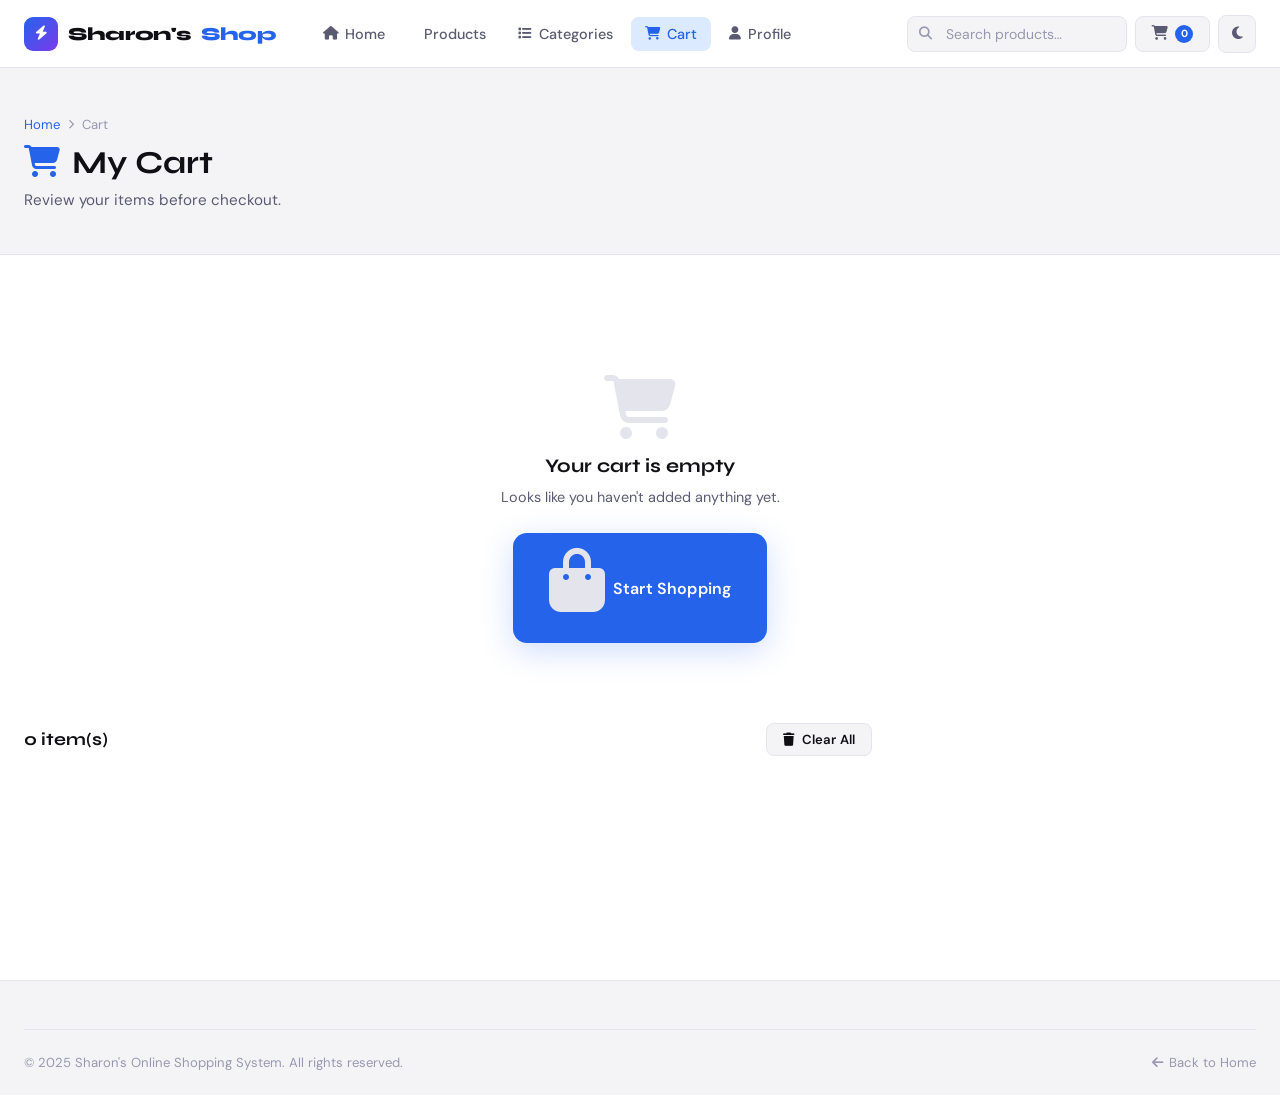
<file: cart.html>
<!DOCTYPE html>
<html lang="en">
<head>
  <meta charset="UTF-8" />
  <meta name="viewport" content="width=device-width, initial-scale=1.0" />
  <title>Cart — Sharon's Online Shopping System</title>
  <link rel="stylesheet" href="style.css" />
  <link rel="stylesheet" href="https://cdnjs.cloudflare.com/ajax/libs/font-awesome/6.5.0/css/all.min.css" />
</head>
<body>

<nav class="navbar">
  <div class="nav-inner">
    <a href="index.html" class="nav-logo">
      <div class="nav-logo-icon"><i class="fa-solid fa-bolt"></i></div>
      Sharon's <span>Shop</span>
    </a>
    <div class="nav-links">
      <a href="index.html" class="nav-link"><i class="fa-solid fa-house"></i> Home</a>
      <a href="products.html" class="nav-link"><i class="fa-solid fa-grid-2"></i> Products</a>
      <a href="categories.html" class="nav-link"><i class="fa-solid fa-list"></i> Categories</a>
      <a href="cart.html" class="nav-link"><i class="fa-solid fa-shopping-cart"></i> Cart</a>
      <a href="profile.html" class="nav-link"><i class="fa-solid fa-user"></i> Profile</a>
    </div>
    <div class="nav-actions">
      <div class="search-wrap">
        <i class="fa-solid fa-search"></i>
        <input type="text" id="global-search" placeholder="Search products…" />
      </div>
      <a href="cart.html" class="cart-btn">
        <i class="fa-solid fa-shopping-cart"></i>
        <span class="cart-badge cart-count">0</span>
      </a>
      <button class="theme-btn" title="Toggle theme"><i class="fa-solid fa-moon"></i></button>
      <button class="hamburger" id="hamburger"><span></span><span></span><span></span></button>
    </div>
  </div>
</nav>

<div class="mobile-nav" id="mobile-nav">
  <a href="index.html" class="nav-link"><i class="fa-solid fa-house"></i> Home</a>
  <a href="products.html" class="nav-link"><i class="fa-solid fa-grid-2"></i> Products</a>
  <a href="categories.html" class="nav-link"><i class="fa-solid fa-list"></i> Categories</a>
  <a href="cart.html" class="nav-link"><i class="fa-solid fa-shopping-cart"></i> Cart</a>
  <a href="profile.html" class="nav-link"><i class="fa-solid fa-user"></i> Profile</a>
</div>

<div class="toast-container" id="toast-container"></div>

<div class="page-wrapper">

  <div class="page-hero">
    <div class="container">
      <div class="breadcrumb">
        <a href="index.html">Home</a>
        <i class="fa-solid fa-chevron-right"></i>
        <span>Cart</span>
      </div>
      <h1><i class="fa-solid fa-shopping-cart" style="color:var(--accent);margin-right:12px"></i>My Cart</h1>
      <p>Review your items before checkout.</p>
    </div>
  </div>

  <div class="container" style="padding-bottom:60px">

    <!-- Empty State -->
    <div id="cart-empty" class="empty-cart" style="display:none">
      <i class="fa-solid fa-cart-shopping"></i>
      <h3>Your cart is empty</h3>
      <p>Looks like you haven't added anything yet.</p>
      <a href="products.html" class="btn btn-primary btn-lg"><i class="fa-solid fa-bag-shopping"></i> Start Shopping</a>
    </div>

    <!-- Cart Layout -->
    <div class="cart-layout">
      <!-- Items -->
      <div>
        <div style="display:flex;align-items:center;justify-content:space-between;margin-bottom:20px">
          <h2 style="font-size:1.1rem" id="cart-count-label">0 item(s)</h2>
          <button onclick="clearAllCart()" class="btn btn-secondary btn-sm" id="clear-btn">
            <i class="fa-solid fa-trash"></i> Clear All
          </button>
        </div>
        <div id="cart-items"></div>
      </div>

      <!-- Summary -->
      <div id="cart-summary" class="cart-summary" style="display:none">
        <h3><i class="fa-solid fa-receipt" style="color:var(--accent);margin-right:8px"></i>Order Summary</h3>
        <div class="summary-row">
          <span>Subtotal</span>
          <span id="cart-subtotal">R0</span>
        </div>
        <div class="summary-row">
          <span>Shipping</span>
          <span id="cart-shipping">—</span>
        </div>
        <div style="background:var(--accent-light);border-radius:8px;padding:10px 14px;font-size:0.8rem;color:var(--accent);margin-bottom:12px">
          <i class="fa-solid fa-truck" style="margin-right:6px"></i>Free shipping on orders over R5,000
        </div>
        <div class="summary-divider"></div>
        <div class="summary-row summary-total">
          <span>Total</span>
          <span id="cart-total">R0</span>
        </div>
        <a href="checkout.html" class="btn btn-primary w-full" style="margin-top:16px;justify-content:center;display:flex">
          <i class="fa-solid fa-lock"></i> Proceed to Checkout
        </a>
        <a href="products.html" class="btn btn-secondary w-full" style="margin-top:10px;justify-content:center;display:flex">
          <i class="fa-solid fa-arrow-left"></i> Continue Shopping
        </a>
      </div>
    </div>

  </div>
</div>

<footer class="footer">
  <div class="container">
    <div class="footer-bottom">
      <span>© 2025 Sharon's Online Shopping System. All rights reserved.</span>
      <a href="index.html" style="color:var(--text-muted);font-size:0.82rem"><i class="fa-solid fa-arrow-left" style="margin-right:6px"></i>Back to Home</a>
    </div>
  </div>
</footer>

<script src="script.js"></script>
<script>
  function clearAllCart() {
    if (getCart().length === 0) return;
    clearCart();
    renderCart();
    showToast('Cart cleared', 'info');
  }
</script>
</body>
</html>
</file>
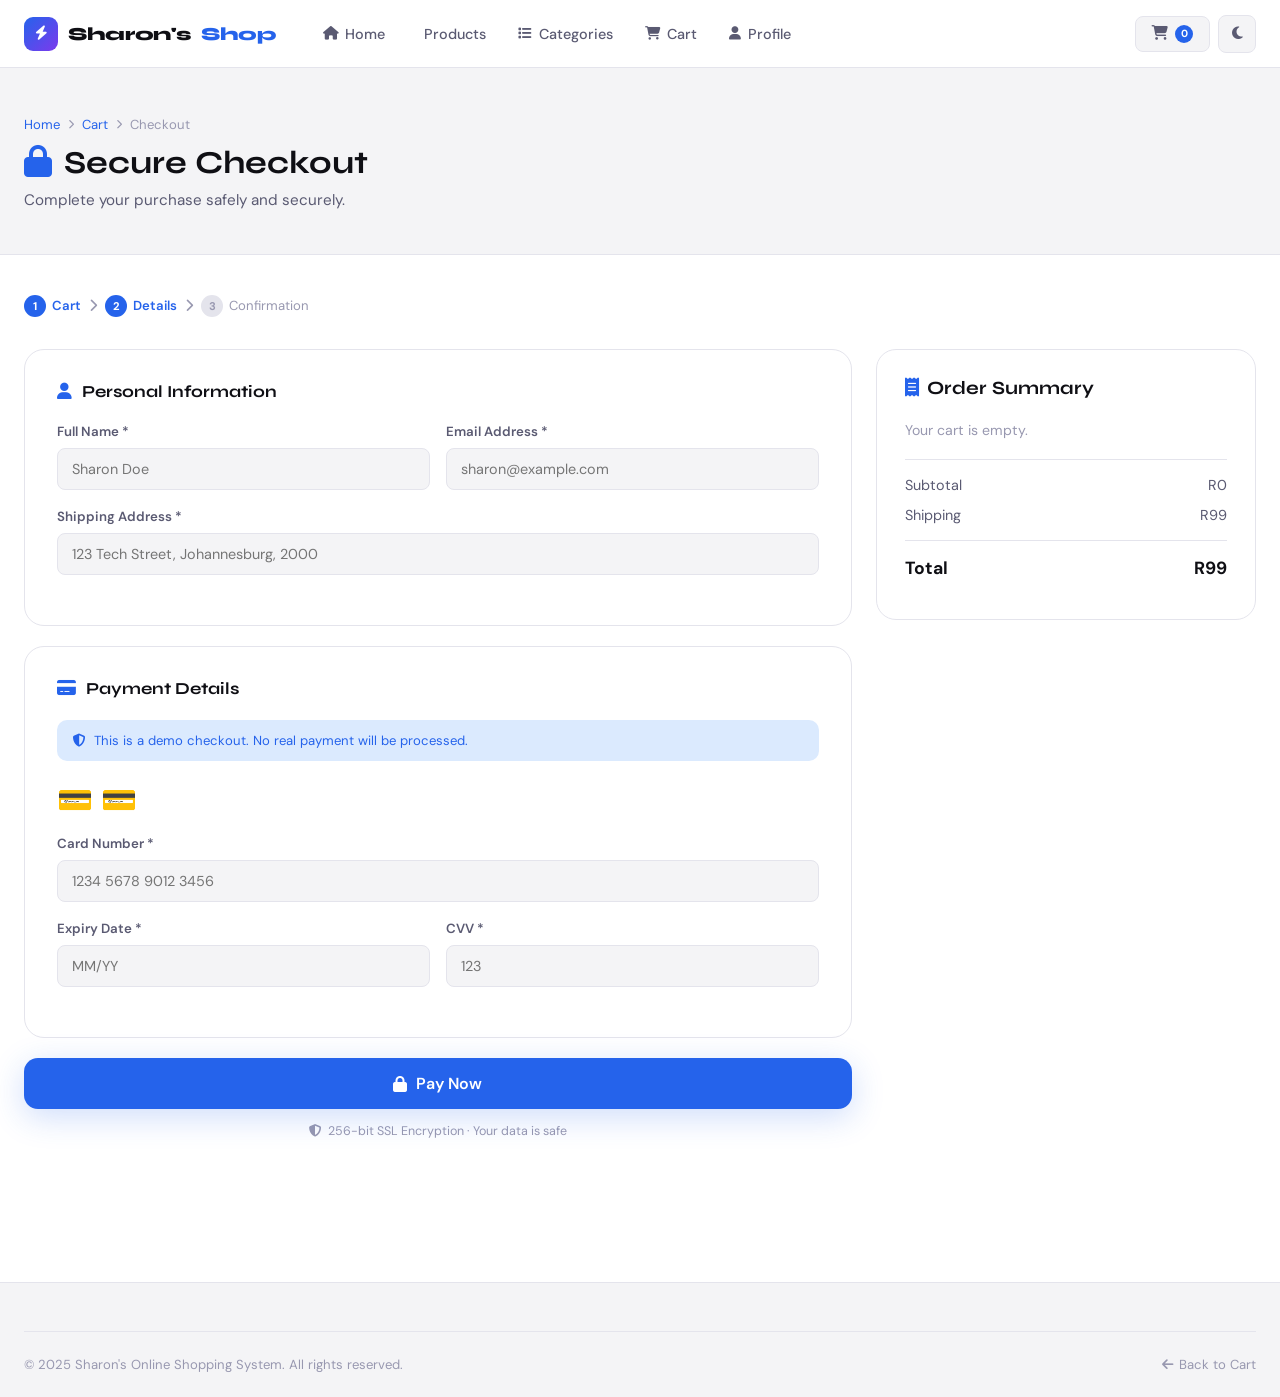
<file: checkout.html>
<!DOCTYPE html>
<html lang="en">
<head>
  <meta charset="UTF-8" />
  <meta name="viewport" content="width=device-width, initial-scale=1.0" />
  <title>Checkout — Sharon's Online Shopping System</title>
  <link rel="stylesheet" href="style.css" />
  <link rel="stylesheet" href="https://cdnjs.cloudflare.com/ajax/libs/font-awesome/6.5.0/css/all.min.css" />
</head>
<body>

<nav class="navbar">
  <div class="nav-inner">
    <a href="index.html" class="nav-logo">
      <div class="nav-logo-icon"><i class="fa-solid fa-bolt"></i></div>
      Sharon's <span>Shop</span>
    </a>
    <div class="nav-links">
      <a href="index.html" class="nav-link"><i class="fa-solid fa-house"></i> Home</a>
      <a href="products.html" class="nav-link"><i class="fa-solid fa-grid-2"></i> Products</a>
      <a href="categories.html" class="nav-link"><i class="fa-solid fa-list"></i> Categories</a>
      <a href="cart.html" class="nav-link"><i class="fa-solid fa-shopping-cart"></i> Cart</a>
      <a href="profile.html" class="nav-link"><i class="fa-solid fa-user"></i> Profile</a>
    </div>
    <div class="nav-actions">
      <a href="cart.html" class="cart-btn">
        <i class="fa-solid fa-shopping-cart"></i>
        <span class="cart-badge cart-count">0</span>
      </a>
      <button class="theme-btn" title="Toggle theme"><i class="fa-solid fa-moon"></i></button>
      <button class="hamburger" id="hamburger"><span></span><span></span><span></span></button>
    </div>
  </div>
</nav>

<div class="mobile-nav" id="mobile-nav">
  <a href="index.html" class="nav-link"><i class="fa-solid fa-house"></i> Home</a>
  <a href="products.html" class="nav-link"><i class="fa-solid fa-grid-2"></i> Products</a>
  <a href="categories.html" class="nav-link"><i class="fa-solid fa-list"></i> Categories</a>
  <a href="cart.html" class="nav-link"><i class="fa-solid fa-shopping-cart"></i> Cart</a>
  <a href="profile.html" class="nav-link"><i class="fa-solid fa-user"></i> Profile</a>
</div>

<div class="toast-container" id="toast-container"></div>

<!-- Success Modal -->
<div class="modal-overlay" id="success-modal">
  <div class="modal">
    <div class="modal-icon"><i class="fa-solid fa-check"></i></div>
    <h2>Payment Successful!</h2>
    <p>Thank you for shopping with</p>
    <p style="font-weight:700;color:var(--text-primary)">Sharon's Online Shopping System</p>
    <div class="order-id" id="modal-order-id">SOS-XXXXXX</div>
    <p style="margin-bottom:4px;font-size:0.88rem;color:var(--text-muted)">Total charged</p>
    <p style="font-weight:700;font-size:1.2rem;font-family:var(--font-display);color:var(--text-primary)" id="modal-total">R0</p>
    <div style="display:flex;gap:12px;margin-top:28px;justify-content:center;flex-wrap:wrap">
      <a href="profile.html" class="btn btn-primary" onclick="document.getElementById('success-modal').classList.remove('open')">
        <i class="fa-solid fa-box"></i> Track Order
      </a>
      <a href="products.html" class="btn btn-secondary" onclick="document.getElementById('success-modal').classList.remove('open')">
        <i class="fa-solid fa-bag-shopping"></i> Continue Shopping
      </a>
    </div>
  </div>
</div>

<div class="page-wrapper">

  <div class="page-hero">
    <div class="container">
      <div class="breadcrumb">
        <a href="index.html">Home</a>
        <i class="fa-solid fa-chevron-right"></i>
        <a href="cart.html">Cart</a>
        <i class="fa-solid fa-chevron-right"></i>
        <span>Checkout</span>
      </div>
      <h1><i class="fa-solid fa-lock" style="color:var(--accent);margin-right:12px"></i>Secure Checkout</h1>
      <p>Complete your purchase safely and securely.</p>
    </div>
  </div>

  <div class="container" style="padding-bottom:60px">

    <!-- Checkout Steps Indicator -->
    <div style="display:flex;align-items:center;gap:8px;margin-bottom:32px;font-size:0.82rem;color:var(--text-muted)">
      <span style="display:inline-flex;align-items:center;gap:6px;color:var(--accent);font-weight:600">
        <span style="width:22px;height:22px;border-radius:50%;background:var(--accent);color:white;display:inline-flex;align-items:center;justify-content:center;font-size:0.7rem;font-weight:700">1</span>
        Cart
      </span>
      <i class="fa-solid fa-chevron-right"></i>
      <span style="display:inline-flex;align-items:center;gap:6px;color:var(--accent);font-weight:600">
        <span style="width:22px;height:22px;border-radius:50%;background:var(--accent);color:white;display:inline-flex;align-items:center;justify-content:center;font-size:0.7rem;font-weight:700">2</span>
        Details
      </span>
      <i class="fa-solid fa-chevron-right"></i>
      <span style="display:inline-flex;align-items:center;gap:6px">
        <span style="width:22px;height:22px;border-radius:50%;background:var(--border);display:inline-flex;align-items:center;justify-content:center;font-size:0.7rem;font-weight:700">3</span>
        Confirmation
      </span>
    </div>

    <form id="checkout-form" onsubmit="validateCheckout(event)" novalidate>
      <div class="checkout-layout">

        <!-- Left: Form -->
        <div>

          <!-- Personal Info -->
          <div class="form-section">
            <h3><i class="fa-solid fa-user"></i> Personal Information</h3>
            <div class="form-row">
              <div class="form-group">
                <label for="c-name">Full Name *</label>
                <input type="text" id="c-name" placeholder="Sharon Doe" />
                <div class="error-msg" id="err-name"></div>
              </div>
              <div class="form-group">
                <label for="c-email">Email Address *</label>
                <input type="email" id="c-email" placeholder="sharon@example.com" />
                <div class="error-msg" id="err-email"></div>
              </div>
            </div>
            <div class="form-group">
              <label for="c-address">Shipping Address *</label>
              <input type="text" id="c-address" placeholder="123 Tech Street, Johannesburg, 2000" />
              <div class="error-msg" id="err-address"></div>
            </div>
          </div>

          <!-- Payment Info -->
          <div class="form-section">
            <h3><i class="fa-solid fa-credit-card"></i> Payment Details</h3>
            <div style="background:var(--accent-light);border-radius:10px;padding:12px 16px;font-size:0.82rem;color:var(--accent);margin-bottom:20px;display:flex;align-items:center;gap:8px">
              <i class="fa-solid fa-shield-halved"></i>
              This is a demo checkout. No real payment will be processed.
            </div>
            <div class="card-icons">
              <span title="Visa">💳</span>
              <span title="Mastercard">💳</span>
            </div>
            <div class="form-group">
              <label for="c-card">Card Number *</label>
              <input type="text" id="c-card" placeholder="1234 5678 9012 3456" maxlength="19" />
              <div class="error-msg" id="err-card"></div>
            </div>
            <div class="form-row">
              <div class="form-group">
                <label for="c-expiry">Expiry Date *</label>
                <input type="text" id="c-expiry" placeholder="MM/YY" maxlength="5" />
                <div class="error-msg" id="err-expiry"></div>
              </div>
              <div class="form-group">
                <label for="c-cvv">CVV *</label>
                <input type="text" id="c-cvv" placeholder="123" maxlength="4" />
                <div class="error-msg" id="err-cvv"></div>
              </div>
            </div>
          </div>

          <button type="submit" class="btn btn-primary btn-lg w-full" id="pay-btn" style="justify-content:center">
            <i class="fa-solid fa-lock"></i> Pay Now
          </button>
          <p style="text-align:center;font-size:0.78rem;color:var(--text-muted);margin-top:12px">
            <i class="fa-solid fa-shield-halved" style="margin-right:4px"></i>
            256-bit SSL Encryption · Your data is safe
          </p>

        </div>

        <!-- Right: Summary -->
        <div class="order-summary">
          <h3><i class="fa-solid fa-receipt" style="color:var(--accent);margin-right:8px"></i>Order Summary</h3>
          <div id="order-items"><!-- Rendered by JS --></div>
          <div class="summary-divider"></div>
          <div class="summary-row">
            <span>Subtotal</span>
            <span id="checkout-subtotal">R0</span>
          </div>
          <div class="summary-row">
            <span>Shipping</span>
            <span id="checkout-shipping">—</span>
          </div>
          <div class="summary-divider"></div>
          <div class="summary-row summary-total" style="font-size:1.1rem">
            <span>Total</span>
            <span id="checkout-total">R0</span>
          </div>
        </div>

      </div>
    </form>
  </div>
</div>

<footer class="footer">
  <div class="container">
    <div class="footer-bottom">
      <span>© 2025 Sharon's Online Shopping System. All rights reserved.</span>
      <a href="cart.html" style="color:var(--text-muted);font-size:0.82rem"><i class="fa-solid fa-arrow-left" style="margin-right:6px"></i>Back to Cart</a>
    </div>
  </div>
</footer>

<script src="script.js"></script>
</body>
</html>
</file>
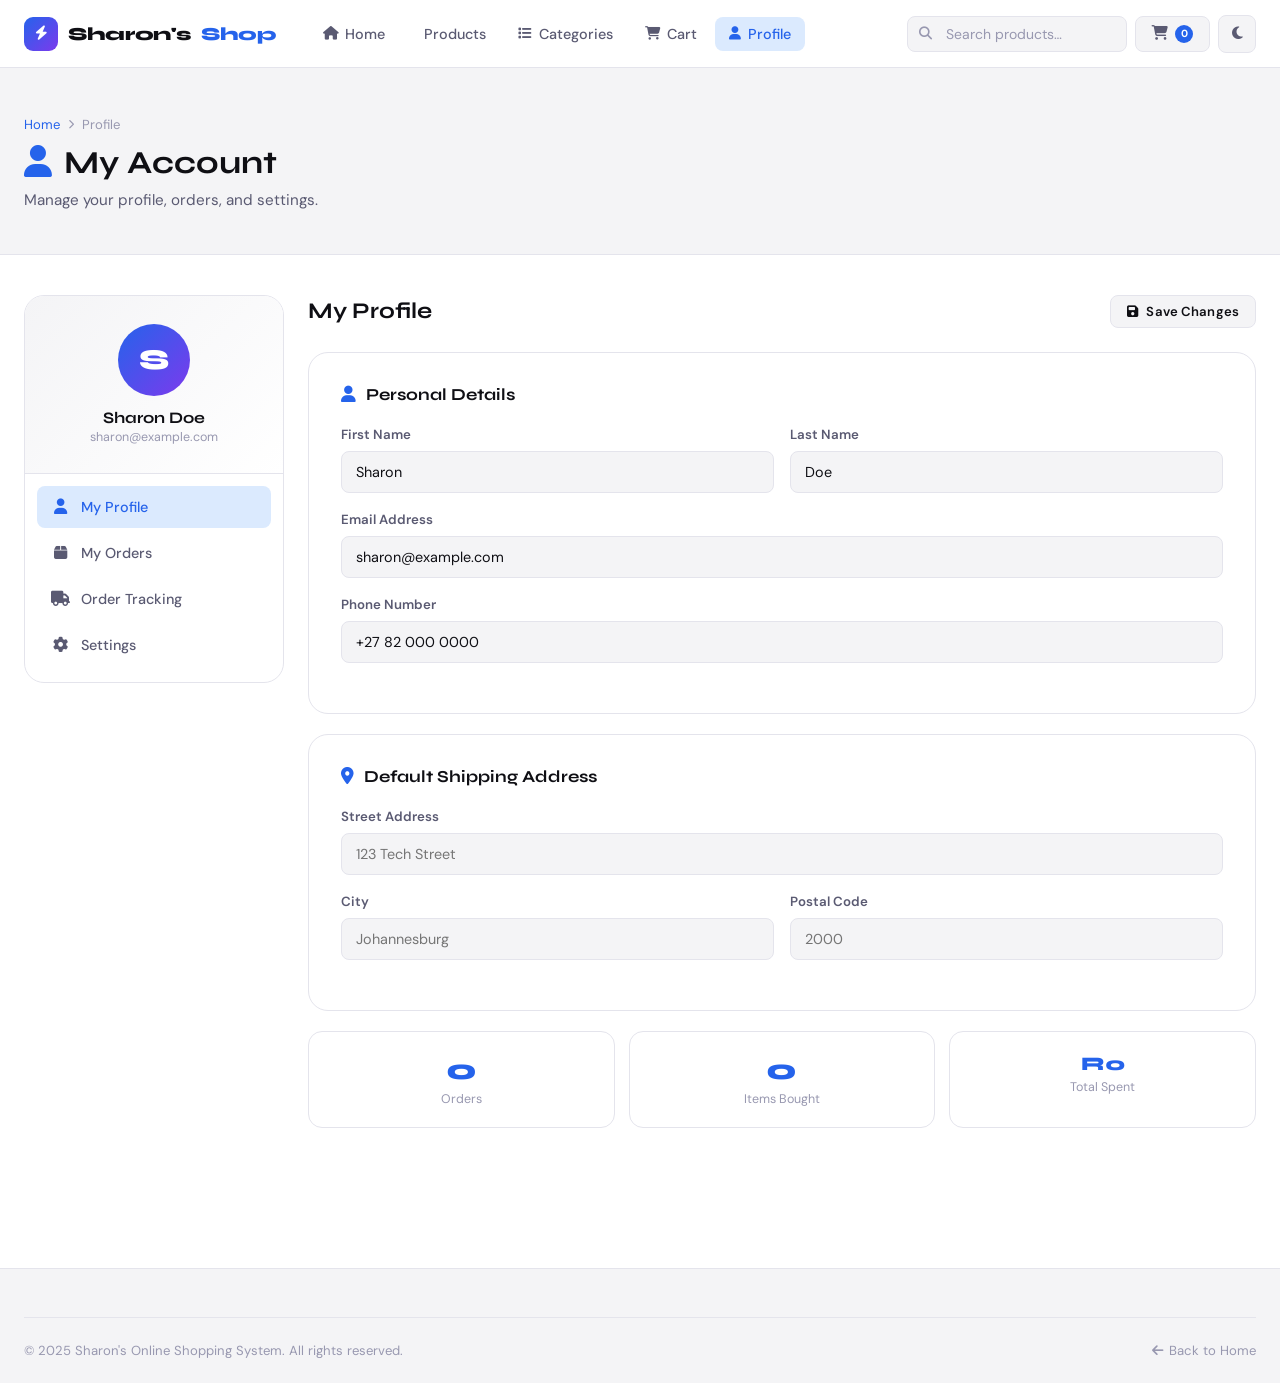
<file: profile.html>
<!DOCTYPE html>
<html lang="en">
<head>
  <meta charset="UTF-8" />
  <meta name="viewport" content="width=device-width, initial-scale=1.0" />
  <title>Profile — Sharon's Online Shopping System</title>
  <link rel="stylesheet" href="style.css" />
  <link rel="stylesheet" href="https://cdnjs.cloudflare.com/ajax/libs/font-awesome/6.5.0/css/all.min.css" />
</head>
<body>

<nav class="navbar">
  <div class="nav-inner">
    <a href="index.html" class="nav-logo">
      <div class="nav-logo-icon"><i class="fa-solid fa-bolt"></i></div>
      Sharon's <span>Shop</span>
    </a>
    <div class="nav-links">
      <a href="index.html" class="nav-link"><i class="fa-solid fa-house"></i> Home</a>
      <a href="products.html" class="nav-link"><i class="fa-solid fa-grid-2"></i> Products</a>
      <a href="categories.html" class="nav-link"><i class="fa-solid fa-list"></i> Categories</a>
      <a href="cart.html" class="nav-link"><i class="fa-solid fa-shopping-cart"></i> Cart</a>
      <a href="profile.html" class="nav-link"><i class="fa-solid fa-user"></i> Profile</a>
    </div>
    <div class="nav-actions">
      <div class="search-wrap">
        <i class="fa-solid fa-search"></i>
        <input type="text" id="global-search" placeholder="Search products…" />
      </div>
      <a href="cart.html" class="cart-btn">
        <i class="fa-solid fa-shopping-cart"></i>
        <span class="cart-badge cart-count">0</span>
      </a>
      <button class="theme-btn" title="Toggle theme"><i class="fa-solid fa-moon"></i></button>
      <button class="hamburger" id="hamburger"><span></span><span></span><span></span></button>
    </div>
  </div>
</nav>

<div class="mobile-nav" id="mobile-nav">
  <a href="index.html" class="nav-link"><i class="fa-solid fa-house"></i> Home</a>
  <a href="products.html" class="nav-link"><i class="fa-solid fa-grid-2"></i> Products</a>
  <a href="categories.html" class="nav-link"><i class="fa-solid fa-list"></i> Categories</a>
  <a href="cart.html" class="nav-link"><i class="fa-solid fa-shopping-cart"></i> Cart</a>
  <a href="profile.html" class="nav-link"><i class="fa-solid fa-user"></i> Profile</a>
</div>

<div class="toast-container" id="toast-container"></div>

<div class="page-wrapper">

  <div class="page-hero">
    <div class="container">
      <div class="breadcrumb">
        <a href="index.html">Home</a>
        <i class="fa-solid fa-chevron-right"></i>
        <span>Profile</span>
      </div>
      <h1><i class="fa-solid fa-user" style="color:var(--accent);margin-right:12px"></i>My Account</h1>
      <p>Manage your profile, orders, and settings.</p>
    </div>
  </div>

  <div class="container" style="padding-bottom:60px">
    <div class="profile-layout">

      <!-- Sidebar -->
      <div class="profile-sidebar">
        <div class="profile-avatar-section">
          <div class="avatar" id="sidebar-avatar">S</div>
          <div class="profile-name" id="sidebar-display-name">Sharon Doe</div>
          <div class="profile-email" id="sidebar-display-email">sharon@example.com</div>
        </div>
        <nav class="sidebar-nav">
          <div class="sidebar-link active" data-panel="profile">
            <i class="fa-solid fa-user"></i> My Profile
          </div>
          <div class="sidebar-link" data-panel="orders">
            <i class="fa-solid fa-box"></i> My Orders
          </div>
          <div class="sidebar-link" data-panel="tracking">
            <i class="fa-solid fa-truck"></i> Order Tracking
          </div>
          <div class="sidebar-link" data-panel="settings">
            <i class="fa-solid fa-gear"></i> Settings
          </div>
        </nav>
      </div>

      <!-- Right Panel -->
      <div class="profile-right">

        <!-- ── Profile Panel ── -->
        <div class="profile-panel active" id="panel-profile">
          <div class="panel-header">
            <h2>My Profile</h2>
            <button class="btn btn-secondary btn-sm" id="save-profile-btn">
              <i class="fa-solid fa-floppy-disk"></i> Save Changes
            </button>
          </div>

          <div class="form-section">
            <h3><i class="fa-solid fa-user"></i> Personal Details</h3>
            <div class="form-row">
              <div class="form-group">
                <label>First Name</label>
                <input type="text" id="profile-first-name" placeholder="First name" />
              </div>
              <div class="form-group">
                <label>Last Name</label>
                <input type="text" id="profile-last-name" placeholder="Last name" />
              </div>
            </div>
            <div class="form-group">
              <label>Email Address</label>
              <input type="email" id="profile-email" placeholder="you@example.com" />
            </div>
            <div class="form-group">
              <label>Phone Number</label>
              <input type="tel" id="profile-phone" placeholder="+27 82 000 0000" />
            </div>
          </div>

          <div class="form-section">
            <h3><i class="fa-solid fa-location-dot"></i> Default Shipping Address</h3>
            <div class="form-group">
              <label>Street Address</label>
              <input type="text" id="profile-address" placeholder="123 Tech Street" />
            </div>
            <div class="form-row">
              <div class="form-group">
                <label>City</label>
                <input type="text" id="profile-city" placeholder="Johannesburg" />
              </div>
              <div class="form-group">
                <label>Postal Code</label>
                <input type="text" id="profile-postal" placeholder="2000" />
              </div>
            </div>
          </div>

          <!-- Stats Cards -->
          <div style="display:grid;grid-template-columns:repeat(3,1fr);gap:14px;margin-top:4px">
            <div style="background:var(--bg-card);border:1px solid var(--border);border-radius:var(--radius-md);padding:20px;text-align:center">
              <div style="font-family:var(--font-display);font-size:1.8rem;font-weight:800;color:var(--accent)" id="stat-orders">0</div>
              <div style="font-size:0.78rem;color:var(--text-muted);margin-top:4px">Orders</div>
            </div>
            <div style="background:var(--bg-card);border:1px solid var(--border);border-radius:var(--radius-md);padding:20px;text-align:center">
              <div style="font-family:var(--font-display);font-size:1.8rem;font-weight:800;color:var(--accent)" id="stat-items">0</div>
              <div style="font-size:0.78rem;color:var(--text-muted);margin-top:4px">Items Bought</div>
            </div>
            <div style="background:var(--bg-card);border:1px solid var(--border);border-radius:var(--radius-md);padding:20px;text-align:center">
              <div style="font-family:var(--font-display);font-size:1.2rem;font-weight:800;color:var(--accent)" id="stat-total">R0</div>
              <div style="font-size:0.78rem;color:var(--text-muted);margin-top:4px">Total Spent</div>
            </div>
          </div>
        </div>

        <!-- ── Orders Panel ── -->
        <div class="profile-panel" id="panel-orders">
          <div class="panel-header">
            <h2>My Orders</h2>
            <a href="products.html" class="btn btn-primary btn-sm">
              <i class="fa-solid fa-bag-shopping"></i> Shop More
            </a>
          </div>
          <div id="orders-list"><!-- Rendered by JS --></div>
        </div>

        <!-- ── Tracking Panel ── -->
        <div class="profile-panel" id="panel-tracking">
          <div class="panel-header">
            <h2>Order Tracking</h2>
          </div>
          <div id="tracking-content"><!-- Rendered by JS --></div>
        </div>

        <!-- ── Settings Panel ── -->
        <div class="profile-panel" id="panel-settings">
          <div class="panel-header">
            <h2>Settings</h2>
          </div>

          <div class="settings-card">
            <h3><i class="fa-solid fa-palette" style="color:var(--accent);margin-right:8px"></i>Appearance</h3>

            <div class="setting-row">
              <div>
                <div class="setting-label">Theme</div>
                <div class="setting-desc">Switch between light and dark mode</div>
              </div>
              <div class="theme-toggle">
                <div class="theme-option active" data-theme="light">
                  <i class="fa-solid fa-sun"></i> Light
                </div>
                <div class="theme-option" data-theme="dark">
                  <i class="fa-solid fa-moon"></i> Dark
                </div>
              </div>
            </div>

            <div class="setting-row">
              <div>
                <div class="setting-label">Compact View</div>
                <div class="setting-desc">Show more items per row in product grids</div>
              </div>
              <label style="cursor:pointer;display:flex;align-items:center;gap:8px;font-size:0.85rem;color:var(--text-secondary)">
                <input type="checkbox" style="accent-color:var(--accent);width:16px;height:16px" /> Enable
              </label>
            </div>
          </div>

          <div class="settings-card">
            <h3><i class="fa-solid fa-bell" style="color:var(--accent);margin-right:8px"></i>Notifications</h3>

            <div class="setting-row">
              <div>
                <div class="setting-label">Order Updates</div>
                <div class="setting-desc">Get notified when your order status changes</div>
              </div>
              <label style="cursor:pointer;display:flex;align-items:center;gap:8px;font-size:0.85rem;color:var(--text-secondary)">
                <input type="checkbox" checked style="accent-color:var(--accent);width:16px;height:16px" /> Enable
              </label>
            </div>

            <div class="setting-row">
              <div>
                <div class="setting-label">Promotional Emails</div>
                <div class="setting-desc">Receive deals, discounts, and new arrivals</div>
              </div>
              <label style="cursor:pointer;display:flex;align-items:center;gap:8px;font-size:0.85rem;color:var(--text-secondary)">
                <input type="checkbox" style="accent-color:var(--accent);width:16px;height:16px" /> Enable
              </label>
            </div>
          </div>

          <div class="settings-card">
            <h3><i class="fa-solid fa-trash" style="color:#ef4444;margin-right:8px"></i>Danger Zone</h3>
            <div class="setting-row">
              <div>
                <div class="setting-label">Clear All Orders</div>
                <div class="setting-desc">Permanently delete your order history</div>
              </div>
              <button class="btn btn-danger btn-sm" onclick="clearOrders()">
                <i class="fa-solid fa-trash"></i> Clear
              </button>
            </div>
            <div class="setting-row">
              <div>
                <div class="setting-label">Clear Cart</div>
                <div class="setting-desc">Remove all items from your cart</div>
              </div>
              <button class="btn btn-danger btn-sm" onclick="clearCart();updateCartBadge();showToast('Cart cleared','info')">
                <i class="fa-solid fa-trash"></i> Clear
              </button>
            </div>
          </div>

        </div>

      </div>
    </div>
  </div>
</div>

<footer class="footer">
  <div class="container">
    <div class="footer-bottom">
      <span>© 2025 Sharon's Online Shopping System. All rights reserved.</span>
      <a href="index.html" style="color:var(--text-muted);font-size:0.82rem"><i class="fa-solid fa-arrow-left" style="margin-right:6px"></i>Back to Home</a>
    </div>
  </div>
</footer>

<script src="script.js"></script>
<script>
  function clearOrders() {
    localStorage.removeItem('sharon_orders');
    showToast('Order history cleared', 'info');
    renderOrders();
    updateStats();
  }

  function updateStats() {
    const orders = JSON.parse(localStorage.getItem('sharon_orders') || '[]');
    const totalItems = orders.reduce((s, o) => s + o.items.reduce((si, i) => si + i.qty, 0), 0);
    const totalSpent = orders.reduce((s, o) => s + o.total, 0);
    const statOrders = document.getElementById('stat-orders');
    const statItems  = document.getElementById('stat-items');
    const statTotal  = document.getElementById('stat-total');
    if (statOrders) statOrders.textContent = orders.length;
    if (statItems)  statItems.textContent  = totalItems;
    if (statTotal)  statTotal.textContent  = `R${totalSpent.toLocaleString()}`;
  }

  document.addEventListener('DOMContentLoaded', updateStats);
</script>
</file>
<file: style.css>
/* ============================================================
   Sharon's Online Shopping System — style.css
   Aesthetic: Refined dark-luxury tech store
   ============================================================ */

@import url('https://fonts.googleapis.com/css2?family=Syne:wght@400;600;700;800&family=DM+Sans:ital,opsz,wght@0,9..40,300;0,9..40,400;0,9..40,500;0,9..40,600;1,9..40,300&display=swap');

/* ── CSS Variables ── */
:root {
  --bg: #ffffff;
  --bg-secondary: #f4f4f6;
  --bg-card: #ffffff;
  --bg-nav: rgba(255,255,255,0.88);
  --text-primary: #0f0f14;
  --text-secondary: #5a5a72;
  --text-muted: #9898b0;
  --accent: #2563EB;
  --accent-light: #dbeafe;
  --accent-hover: #1d4ed8;
  --accent-2: #7c3aed;
  --border: #e4e4ec;
  --shadow-sm: 0 1px 3px rgba(0,0,0,0.06), 0 1px 2px rgba(0,0,0,0.04);
  --shadow-md: 0 4px 16px rgba(0,0,0,0.08), 0 2px 6px rgba(0,0,0,0.04);
  --shadow-lg: 0 16px 48px rgba(0,0,0,0.12), 0 6px 20px rgba(0,0,0,0.06);
  --shadow-accent: 0 8px 32px rgba(37,99,235,0.22);
  --radius-sm: 8px;
  --radius-md: 14px;
  --radius-lg: 20px;
  --radius-xl: 28px;
  --nav-h: 68px;
  --font-display: 'Syne', sans-serif;
  --font-body: 'DM Sans', sans-serif;
  --transition: 0.22s cubic-bezier(0.4,0,0.2,1);
  --transition-bounce: 0.35s cubic-bezier(0.34,1.56,0.64,1);
}

[data-theme="dark"] {
  --bg: #0d0d14;
  --bg-secondary: #111827;
  --bg-card: #1a1a2e;
  --bg-nav: rgba(13,13,20,0.92);
  --text-primary: #f0f0f8;
  --text-secondary: #a0a0c0;
  --text-muted: #5a5a78;
  --accent: #3B82F6;
  --accent-light: #1e3a5f;
  --accent-hover: #60a5fa;
  --border: #1e1e36;
  --shadow-sm: 0 1px 3px rgba(0,0,0,0.3);
  --shadow-md: 0 4px 16px rgba(0,0,0,0.4);
  --shadow-lg: 0 16px 48px rgba(0,0,0,0.5);
  --shadow-accent: 0 8px 32px rgba(59,130,246,0.28);
}

/* ── Reset & Base ── */
*, *::before, *::after { box-sizing: border-box; margin: 0; padding: 0; }

html { scroll-behavior: smooth; }

body {
  font-family: var(--font-body);
  background: var(--bg);
  color: var(--text-primary);
  min-height: 100vh;
  transition: background var(--transition), color var(--transition);
  -webkit-font-smoothing: antialiased;
}

a { text-decoration: none; color: inherit; }
img { max-width: 100%; display: block; }
ul { list-style: none; }
input, button, select, textarea { font-family: inherit; }

/* ── Scrollbar ── */
::-webkit-scrollbar { width: 6px; }
::-webkit-scrollbar-track { background: var(--bg-secondary); }
::-webkit-scrollbar-thumb { background: var(--border); border-radius: 99px; }
::-webkit-scrollbar-thumb:hover { background: var(--text-muted); }

/* ── Typography ── */
h1,h2,h3,h4,h5 { font-family: var(--font-display); font-weight: 700; line-height: 1.15; }
p { line-height: 1.7; color: var(--text-secondary); }

/* ── Container ── */
.container { max-width: 1280px; margin: 0 auto; padding: 0 24px; }

/* ── Buttons ── */
.btn {
  display: inline-flex;
  align-items: center;
  gap: 8px;
  padding: 11px 24px;
  border-radius: var(--radius-sm);
  font-weight: 600;
  font-size: 0.9rem;
  cursor: pointer;
  border: none;
  transition: all var(--transition);
  letter-spacing: 0.01em;
  position: relative;
  overflow: hidden;
}
.btn::after {
  content: '';
  position: absolute;
  inset: 0;
  background: white;
  opacity: 0;
  transition: opacity 0.15s;
}
.btn:hover::after { opacity: 0.08; }
.btn:active { transform: scale(0.97); }

.btn-primary { background: var(--accent); color: white; box-shadow: var(--shadow-accent); }
.btn-primary:hover { background: var(--accent-hover); transform: translateY(-1px); box-shadow: 0 12px 36px rgba(37,99,235,0.32); }

.btn-secondary { background: var(--bg-secondary); color: var(--text-primary); border: 1.5px solid var(--border); }
.btn-secondary:hover { background: var(--border); transform: translateY(-1px); }

.btn-ghost { background: transparent; color: var(--accent); border: 1.5px solid var(--accent); }
.btn-ghost:hover { background: var(--accent-light); }

.btn-danger { background: #ef4444; color: white; }
.btn-danger:hover { background: #dc2626; transform: translateY(-1px); }

.btn-sm { padding: 7px 16px; font-size: 0.82rem; }
.btn-lg { padding: 15px 36px; font-size: 1rem; border-radius: var(--radius-md); }

/* ── Navbar ── */
.navbar {
  position: fixed;
  top: 0;
  left: 0;
  right: 0;
  height: var(--nav-h);
  background: var(--bg-nav);
  backdrop-filter: blur(20px) saturate(180%);
  -webkit-backdrop-filter: blur(20px) saturate(180%);
  border-bottom: 1px solid var(--border);
  z-index: 1000;
  transition: all var(--transition);
}

.nav-inner {
  max-width: 1280px;
  margin: 0 auto;
  padding: 0 24px;
  height: 100%;
  display: flex;
  align-items: center;
  gap: 32px;
}

.nav-logo {
  font-family: var(--font-display);
  font-size: 1.15rem;
  font-weight: 800;
  color: var(--text-primary);
  white-space: nowrap;
  letter-spacing: -0.02em;
  display: flex;
  align-items: center;
  gap: 10px;
}
.nav-logo span { color: var(--accent); }

.nav-logo-icon {
  width: 34px; height: 34px;
  background: linear-gradient(135deg, var(--accent), var(--accent-2));
  border-radius: 9px;
  display: flex; align-items: center; justify-content: center;
  color: white;
  font-size: 0.9rem;
}

.nav-links {
  display: flex;
  align-items: center;
  gap: 4px;
  flex: 1;
}

.nav-link {
  display: flex;
  align-items: center;
  gap: 7px;
  padding: 8px 14px;
  border-radius: var(--radius-sm);
  font-size: 0.9rem;
  font-weight: 500;
  color: var(--text-secondary);
  transition: all var(--transition);
}
.nav-link:hover, .nav-link.active {
  color: var(--accent);
  background: var(--accent-light);
}
.nav-link i { font-size: 0.85rem; }

.nav-actions {
  display: flex;
  align-items: center;
  gap: 8px;
}

.search-wrap {
  position: relative;
}
.search-wrap input {
  background: var(--bg-secondary);
  border: 1.5px solid var(--border);
  border-radius: var(--radius-sm);
  padding: 8px 14px 8px 38px;
  font-size: 0.875rem;
  width: 220px;
  color: var(--text-primary);
  transition: all var(--transition);
  outline: none;
}
.search-wrap input:focus {
  border-color: var(--accent);
  background: var(--bg-card);
  width: 260px;
  box-shadow: 0 0 0 3px rgba(37,99,235,0.12);
}
.search-wrap input::placeholder { color: var(--text-muted); }
.search-wrap i {
  position: absolute;
  left: 12px;
  top: 50%;
  transform: translateY(-50%);
  color: var(--text-muted);
  font-size: 0.82rem;
}

.cart-btn {
  position: relative;
  display: flex;
  align-items: center;
  gap: 7px;
  padding: 8px 16px;
  border-radius: var(--radius-sm);
  background: var(--bg-secondary);
  border: 1.5px solid var(--border);
  font-size: 0.9rem;
  font-weight: 500;
  color: var(--text-secondary);
  cursor: pointer;
  transition: all var(--transition);
}
.cart-btn:hover { color: var(--accent); border-color: var(--accent); background: var(--accent-light); }

.cart-badge {
  background: var(--accent);
  color: white;
  font-size: 0.65rem;
  font-weight: 700;
  min-width: 18px;
  height: 18px;
  border-radius: 99px;
  display: flex;
  align-items: center;
  justify-content: center;
  padding: 0 4px;
  transition: transform var(--transition-bounce);
}
.cart-badge.bump { animation: badge-bump 0.35s cubic-bezier(0.34,1.56,0.64,1); }
@keyframes badge-bump { 0%,100%{transform:scale(1)} 50%{transform:scale(1.4)} }

.theme-btn {
  width: 38px; height: 38px;
  border-radius: var(--radius-sm);
  background: var(--bg-secondary);
  border: 1.5px solid var(--border);
  color: var(--text-secondary);
  display: flex; align-items: center; justify-content: center;
  cursor: pointer;
  transition: all var(--transition);
  font-size: 0.9rem;
}
.theme-btn:hover { color: var(--accent); border-color: var(--accent); background: var(--accent-light); transform: rotate(15deg); }

.hamburger {
  display: none;
  flex-direction: column;
  gap: 5px;
  cursor: pointer;
  padding: 8px;
  border-radius: var(--radius-sm);
}
.hamburger span {
  display: block;
  width: 22px; height: 2px;
  background: var(--text-primary);
  border-radius: 2px;
  transition: all var(--transition);
}

/* ── Page Wrapper ── */
.page-wrapper { padding-top: var(--nav-h); min-height: 100vh; }

/* ── Hero ── */
.hero {
  position: relative;
  overflow: hidden;
  padding: 100px 0 80px;
  background: var(--bg);
}

.hero-bg {
  position: absolute;
  inset: 0;
  background: 
    radial-gradient(ellipse 60% 80% at 70% 50%, rgba(37,99,235,0.09) 0%, transparent 70%),
    radial-gradient(ellipse 40% 60% at 20% 80%, rgba(124,58,237,0.07) 0%, transparent 60%);
  z-index: 0;
}
.hero-grid-lines {
  position: absolute;
  inset: 0;
  background-image: 
    linear-gradient(var(--border) 1px, transparent 1px),
    linear-gradient(90deg, var(--border) 1px, transparent 1px);
  background-size: 60px 60px;
  opacity: 0.4;
  z-index: 0;
}

.hero-inner {
  position: relative;
  z-index: 1;
  max-width: 1280px;
  margin: 0 auto;
  padding: 0 24px;
  display: grid;
  grid-template-columns: 1fr 1fr;
  gap: 60px;
  align-items: center;
}

.hero-tag {
  display: inline-flex;
  align-items: center;
  gap: 8px;
  background: var(--accent-light);
  color: var(--accent);
  font-size: 0.8rem;
  font-weight: 600;
  padding: 6px 14px;
  border-radius: 99px;
  border: 1px solid rgba(37,99,235,0.2);
  margin-bottom: 20px;
  letter-spacing: 0.04em;
  text-transform: uppercase;
}

.hero h1 {
  font-size: clamp(2.4rem, 4vw, 3.8rem);
  color: var(--text-primary);
  margin-bottom: 20px;
  letter-spacing: -0.03em;
}
.hero h1 em {
  font-style: normal;
  background: linear-gradient(135deg, var(--accent), var(--accent-2));
  -webkit-background-clip: text;
  -webkit-text-fill-color: transparent;
  background-clip: text;
}

.hero p {
  font-size: 1.1rem;
  margin-bottom: 36px;
  max-width: 440px;
}

.hero-actions { display: flex; gap: 14px; flex-wrap: wrap; }

.hero-stats {
  display: flex;
  gap: 32px;
  margin-top: 48px;
}
.hero-stat strong {
  display: block;
  font-family: var(--font-display);
  font-size: 1.6rem;
  font-weight: 800;
  color: var(--text-primary);
}
.hero-stat span { font-size: 0.82rem; color: var(--text-muted); }

.hero-visual {
  position: relative;
  padding: 20px 20px 30px 20px;
}
.hero-device-card {
  background: var(--bg-card);
  border: 1px solid var(--border);
  border-radius: var(--radius-xl);
  padding: 24px;
  box-shadow: var(--shadow-lg);
  position: relative;
  overflow: hidden;
  width: 280px;
}
.hero-device-card::before {
  content: '';
  position: absolute;
  top: -40px; right: -40px;
  width: 160px; height: 160px;
  background: radial-gradient(circle, rgba(37,99,235,0.18), transparent 70%);
  border-radius: 50%;
}
.device-icon {
  font-size: 5rem;
  margin-bottom: 16px;
  background: linear-gradient(135deg, var(--accent), var(--accent-2));
  -webkit-background-clip: text;
  -webkit-text-fill-color: transparent;
  background-clip: text;
}
.device-icon img {
  width: 100%;
  height: 200px;
  object-fit: cover;
  border-radius: 12px;
  display: block;
}
.device-name {
  font-family: var(--font-display);
  font-size: 1.3rem;
  font-weight: 700;
  margin-bottom: 6px;
}
.device-price { color: var(--accent); font-weight: 700; font-size: 1.1rem; }
.hero-float-badge {
  position: absolute;
  background: var(--bg-card);
  border: 1px solid var(--border);
  border-radius: var(--radius-md);
  padding: 12px 18px;
  box-shadow: var(--shadow-md);
  display: flex;
  align-items: center;
  gap: 10px;
  font-size: 0.82rem;
  font-weight: 600;
  animation: float 3s ease-in-out infinite;
}
.float-badge-1 { bottom: 0px; left: 0px; animation-delay: 0s; }
.float-badge-2 { top: 0px; right: 0px; animation-delay: 1s; }
@keyframes float {
  0%,100% { transform: translateY(0px); }
  50% { transform: translateY(-8px); }
}
.badge-dot { width: 10px; height: 10px; border-radius: 50%; background: #22c55e; }

/* ── Section Headers ── */
.section-header {
  text-align: center;
  margin-bottom: 48px;
}
.section-tag {
  display: inline-flex;
  align-items: center;
  gap: 6px;
  font-size: 0.75rem;
  font-weight: 700;
  text-transform: uppercase;
  letter-spacing: 0.1em;
  color: var(--accent);
  margin-bottom: 12px;
}
.section-header h2 {
  font-size: clamp(1.8rem, 3vw, 2.6rem);
  letter-spacing: -0.03em;
  color: var(--text-primary);
}
.section-header p { max-width: 520px; margin: 12px auto 0; font-size: 1rem; }

/* ── Product Cards ── */
.product-grid {
  display: grid;
  grid-template-columns: repeat(auto-fill, minmax(240px, 1fr));
  gap: 20px;
}

.product-card {
  background: var(--bg-card);
  border: 1px solid var(--border);
  border-radius: var(--radius-lg);
  overflow: hidden;
  transition: all var(--transition);
  display: flex;
  flex-direction: column;
  position: relative;
}
.product-card:hover {
  transform: translateY(-4px);
  box-shadow: var(--shadow-lg);
  border-color: rgba(37,99,235,0.3);
}

.product-img {
  height: 180px;
  background: linear-gradient(135deg, var(--bg-secondary), var(--bg));
  display: flex;
  align-items: center;
  justify-content: center;
  font-size: 4rem;
  position: relative;
  overflow: hidden;
}
.product-img::after {
  content: '';
  position: absolute;
  inset: 0;
  background: linear-gradient(to bottom, transparent 60%, rgba(0,0,0,0.03));
}
.product-photo {
  width: 100%;
  height: 100%;
  object-fit: cover;
  display: block;
  transition: transform 0.35s ease;
}
.product-card:hover .product-photo {
  transform: scale(1.06);
}
.product-img-fallback {
  width: 100%;
  height: 100%;
  display: flex;
  align-items: center;
  justify-content: center;
  font-size: 3rem;
  color: var(--border);
}
.cart-item-photo {
  width: 100%;
  height: 100%;
  object-fit: cover;
  border-radius: 8px;
  display: block;
}


.product-badge {
  position: absolute;
  top: 12px;
  left: 12px;
  background: var(--accent);
  color: white;
  font-size: 0.7rem;
  font-weight: 700;
  padding: 3px 10px;
  border-radius: 99px;
  letter-spacing: 0.04em;
}

.product-body { padding: 18px; flex: 1; display: flex; flex-direction: column; }
.product-category { font-size: 0.75rem; color: var(--accent); font-weight: 600; text-transform: uppercase; letter-spacing: 0.08em; margin-bottom: 6px; }
.product-name { font-family: var(--font-display); font-size: 1rem; font-weight: 700; color: var(--text-primary); margin-bottom: 8px; line-height: 1.3; }
.product-desc { font-size: 0.83rem; color: var(--text-muted); margin-bottom: 14px; flex: 1; }
.product-footer { display: flex; align-items: center; justify-content: space-between; margin-top: auto; }
.product-price { font-family: var(--font-display); font-size: 1.15rem; font-weight: 800; color: var(--text-primary); }

.add-cart-btn {
  display: flex;
  align-items: center;
  gap: 6px;
  background: var(--accent);
  color: white;
  border: none;
  padding: 9px 16px;
  border-radius: var(--radius-sm);
  font-size: 0.82rem;
  font-weight: 600;
  cursor: pointer;
  transition: all var(--transition-bounce);
}
.add-cart-btn:hover { background: var(--accent-hover); transform: scale(1.05); }
.add-cart-btn:active { transform: scale(0.96); }
.add-cart-btn.added { background: #22c55e; }

/* ── Category Cards ── */
.category-grid {
  display: grid;
  grid-template-columns: repeat(auto-fill, minmax(200px, 1fr));
  gap: 16px;
}

.category-card {
  background: var(--bg-card);
  border: 1px solid var(--border);
  border-radius: var(--radius-lg);
  padding: 28px 24px;
  text-align: center;
  cursor: pointer;
  transition: all var(--transition);
  position: relative;
  overflow: hidden;
}
.category-card::before {
  content: '';
  position: absolute;
  inset: 0;
  background: linear-gradient(135deg, var(--accent), var(--accent-2));
  opacity: 0;
  transition: opacity var(--transition);
}
.category-card:hover::before { opacity: 0.06; }
.category-card:hover { transform: translateY(-3px); box-shadow: var(--shadow-md); border-color: rgba(37,99,235,0.3); }

.cat-icon {
  width: 60px; height: 60px;
  background: var(--accent-light);
  border-radius: var(--radius-md);
  display: flex; align-items: center; justify-content: center;
  font-size: 1.6rem;
  margin: 0 auto 16px;
  transition: all var(--transition-bounce);
}
.category-card:hover .cat-icon { transform: scale(1.1) rotate(-5deg); }
.cat-name { font-family: var(--font-display); font-weight: 700; font-size: 1rem; margin-bottom: 4px; }
.cat-count { font-size: 0.8rem; color: var(--text-muted); }

/* ── Promo Cards ── */
.promo-grid {
  display: grid;
  grid-template-columns: 1fr 1fr;
  gap: 20px;
}
.promo-card {
  border-radius: var(--radius-xl);
  padding: 40px;
  position: relative;
  overflow: hidden;
  display: flex;
  flex-direction: column;
  gap: 16px;
  min-height: 200px;
}
.promo-card-1 { background: linear-gradient(135deg, #1e3a5f, #1e40af); color: white; }
.promo-card-2 { background: linear-gradient(135deg, #2d1b69, #4c1d95); color: white; }
.promo-card h3 { font-size: 1.4rem; font-family: var(--font-display); }
.promo-card p { opacity: 0.8; font-size: 0.9rem; }
.promo-icon {
  position: absolute;
  right: 32px; bottom: -10px;
  font-size: 7rem;
  opacity: 0.12;
}

/* ── Sections ── */
.section { padding: 80px 0; }
.section-alt { background: var(--bg-secondary); }

/* ── Filter Bar ── */
.filter-bar {
  display: flex;
  align-items: center;
  gap: 12px;
  margin-bottom: 32px;
  flex-wrap: wrap;
}
.filter-btn {
  padding: 8px 18px;
  border-radius: 99px;
  border: 1.5px solid var(--border);
  background: var(--bg-card);
  color: var(--text-secondary);
  font-size: 0.85rem;
  font-weight: 500;
  cursor: pointer;
  transition: all var(--transition);
}
.filter-btn:hover, .filter-btn.active {
  background: var(--accent);
  border-color: var(--accent);
  color: white;
}

/* ── Category Section Header ── */
.cat-section-title {
  font-family: var(--font-display);
  font-size: 1.2rem;
  font-weight: 700;
  color: var(--text-primary);
  margin-bottom: 20px;
  display: flex;
  align-items: center;
  gap: 12px;
}
.cat-section-title::after {
  content: '';
  flex: 1;
  height: 1px;
  background: var(--border);
}
.cat-section-title i { color: var(--accent); }

/* ── Cart ── */
.cart-layout {
  display: grid;
  grid-template-columns: 1fr 360px;
  gap: 24px;
  align-items: start;
}

.cart-item {
  background: var(--bg-card);
  border: 1px solid var(--border);
  border-radius: var(--radius-md);
  padding: 20px;
  display: flex;
  align-items: center;
  gap: 18px;
  margin-bottom: 12px;
  transition: all var(--transition);
  animation: slide-in 0.3s ease;
}
@keyframes slide-in { from { opacity:0; transform:translateX(-16px); } to { opacity:1; transform:none; } }
.cart-item:hover { box-shadow: var(--shadow-sm); }

.cart-item-icon {
  width: 70px; height: 70px;
  background: var(--bg-secondary);
  border-radius: var(--radius-md);
  display: flex; align-items: center; justify-content: center;
  font-size: 2rem;
  flex-shrink: 0;
}
.cart-item-info { flex: 1; }
.cart-item-name { font-weight: 600; font-size: 0.95rem; margin-bottom: 4px; }
.cart-item-cat { font-size: 0.78rem; color: var(--text-muted); margin-bottom: 8px; }
.cart-item-price { color: var(--accent); font-weight: 700; font-family: var(--font-display); }

.qty-control {
  display: flex;
  align-items: center;
  gap: 10px;
}
.qty-btn {
  width: 30px; height: 30px;
  border-radius: 8px;
  border: 1.5px solid var(--border);
  background: var(--bg-secondary);
  color: var(--text-primary);
  font-size: 1rem;
  cursor: pointer;
  display: flex; align-items: center; justify-content: center;
  transition: all var(--transition);
}
.qty-btn:hover { border-color: var(--accent); color: var(--accent); }
.qty-num { font-weight: 700; min-width: 24px; text-align: center; }

.remove-btn {
  background: none;
  border: none;
  color: var(--text-muted);
  cursor: pointer;
  padding: 8px;
  border-radius: var(--radius-sm);
  transition: all var(--transition);
  font-size: 0.95rem;
}
.remove-btn:hover { color: #ef4444; background: #fef2f2; }

.cart-summary {
  background: var(--bg-card);
  border: 1px solid var(--border);
  border-radius: var(--radius-lg);
  padding: 28px;
  position: sticky;
  top: calc(var(--nav-h) + 16px);
}
.cart-summary h3 { font-size: 1.1rem; margin-bottom: 20px; }
.summary-row {
  display: flex;
  justify-content: space-between;
  font-size: 0.9rem;
  color: var(--text-secondary);
  margin-bottom: 12px;
}
.summary-divider { height: 1px; background: var(--border); margin: 16px 0; }
.summary-total { font-weight: 700; color: var(--text-primary); font-size: 1rem; }

.empty-cart {
  text-align: center;
  padding: 80px 24px;
}
.empty-cart i { font-size: 4rem; color: var(--border); margin-bottom: 16px; }
.empty-cart h3 { font-size: 1.2rem; margin-bottom: 8px; }
.empty-cart p { font-size: 0.9rem; margin-bottom: 24px; }

/* ── Checkout ── */
.checkout-layout {
  display: grid;
  grid-template-columns: 1fr 380px;
  gap: 24px;
  align-items: start;
}

.form-section {
  background: var(--bg-card);
  border: 1px solid var(--border);
  border-radius: var(--radius-lg);
  padding: 32px;
  margin-bottom: 20px;
}
.form-section h3 {
  font-size: 1.05rem;
  margin-bottom: 22px;
  display: flex;
  align-items: center;
  gap: 10px;
}
.form-section h3 i { color: var(--accent); }

.form-row { display: grid; grid-template-columns: 1fr 1fr; gap: 16px; }
.form-group { margin-bottom: 18px; }
.form-group label { display: block; font-size: 0.83rem; font-weight: 600; color: var(--text-secondary); margin-bottom: 8px; }
.form-group input {
  width: 100%;
  padding: 11px 14px;
  border-radius: var(--radius-sm);
  border: 1.5px solid var(--border);
  background: var(--bg-secondary);
  color: var(--text-primary);
  font-size: 0.9rem;
  transition: all var(--transition);
  outline: none;
}
.form-group input:focus { border-color: var(--accent); background: var(--bg-card); box-shadow: 0 0 0 3px rgba(37,99,235,0.1); }
.form-group input.error { border-color: #ef4444; box-shadow: 0 0 0 3px rgba(239,68,68,0.1); }
.error-msg { font-size: 0.78rem; color: #ef4444; margin-top: 4px; display: none; }
.error-msg.show { display: block; }

.card-icons { display: flex; gap: 8px; margin-bottom: 16px; font-size: 1.8rem; }

.order-summary {
  background: var(--bg-card);
  border: 1px solid var(--border);
  border-radius: var(--radius-lg);
  padding: 28px;
  position: sticky;
  top: calc(var(--nav-h) + 16px);
}
.order-summary h3 { margin-bottom: 20px; }
.summary-item {
  display: flex;
  justify-content: space-between;
  align-items: center;
  font-size: 0.88rem;
  margin-bottom: 10px;
  gap: 12px;
}
.summary-item span:first-child { color: var(--text-secondary); flex: 1; }
.summary-item span:last-child { font-weight: 600; white-space: nowrap; }

/* ── Success Modal ── */
.modal-overlay {
  position: fixed;
  inset: 0;
  background: rgba(0,0,0,0.5);
  backdrop-filter: blur(8px);
  display: flex;
  align-items: center;
  justify-content: center;
  z-index: 2000;
  opacity: 0;
  pointer-events: none;
  transition: all 0.3s;
}
.modal-overlay.open { opacity: 1; pointer-events: all; }

.modal {
  background: var(--bg-card);
  border: 1px solid var(--border);
  border-radius: var(--radius-xl);
  padding: 48px 40px;
  text-align: center;
  max-width: 460px;
  width: 90%;
  transform: scale(0.9) translateY(20px);
  transition: all 0.35s cubic-bezier(0.34,1.56,0.64,1);
  box-shadow: var(--shadow-lg);
}
.modal-overlay.open .modal { transform: scale(1) translateY(0); }

.modal-icon {
  width: 80px; height: 80px;
  background: linear-gradient(135deg, #22c55e, #16a34a);
  border-radius: 50%;
  display: flex; align-items: center; justify-content: center;
  font-size: 2.2rem;
  color: white;
  margin: 0 auto 24px;
  animation: pop-in 0.5s cubic-bezier(0.34,1.56,0.64,1) 0.2s both;
}
@keyframes pop-in { from{transform:scale(0);opacity:0} to{transform:scale(1);opacity:1} }
.modal h2 { margin-bottom: 10px; font-size: 1.5rem; }
.modal p { margin-bottom: 6px; font-size: 0.9rem; }
.order-id { font-family: var(--font-display); font-size: 1rem; font-weight: 700; color: var(--accent); background: var(--accent-light); padding: 8px 16px; border-radius: 8px; display: inline-block; margin: 12px 0 24px; }

/* ── Profile Page ── */
.profile-layout {
  display: grid;
  grid-template-columns: 260px 1fr;
  gap: 24px;
  align-items: start;
}

.profile-sidebar {
  background: var(--bg-card);
  border: 1px solid var(--border);
  border-radius: var(--radius-lg);
  overflow: hidden;
  position: sticky;
  top: calc(var(--nav-h) + 16px);
}
.profile-avatar-section {
  padding: 28px 24px;
  text-align: center;
  border-bottom: 1px solid var(--border);
  background: linear-gradient(135deg, var(--bg-secondary), var(--bg));
}
.avatar {
  width: 72px; height: 72px;
  background: linear-gradient(135deg, var(--accent), var(--accent-2));
  border-radius: 50%;
  display: flex; align-items: center; justify-content: center;
  font-size: 1.8rem;
  color: white;
  margin: 0 auto 12px;
  font-family: var(--font-display);
  font-weight: 800;
}
.profile-name { font-family: var(--font-display); font-weight: 700; margin-bottom: 2px; }
.profile-email { font-size: 0.78rem; color: var(--text-muted); }

.sidebar-nav { padding: 12px; }
.sidebar-link {
  display: flex;
  align-items: center;
  gap: 12px;
  padding: 12px 14px;
  border-radius: var(--radius-sm);
  font-size: 0.9rem;
  font-weight: 500;
  color: var(--text-secondary);
  cursor: pointer;
  transition: all var(--transition);
  margin-bottom: 4px;
}
.sidebar-link:hover, .sidebar-link.active {
  background: var(--accent-light);
  color: var(--accent);
}
.sidebar-link i { width: 18px; text-align: center; font-size: 0.95rem; }

/* ── Panels ── */
.profile-panel { display: none; }
.profile-panel.active { display: block; animation: fade-up 0.3s ease; }
@keyframes fade-up { from{opacity:0;transform:translateY(12px)} to{opacity:1;transform:none} }

.panel-header {
  margin-bottom: 24px;
  display: flex;
  align-items: center;
  justify-content: space-between;
}
.panel-header h2 { font-size: 1.4rem; }

/* ── Order Cards ── */
.order-card {
  background: var(--bg-card);
  border: 1px solid var(--border);
  border-radius: var(--radius-md);
  padding: 20px;
  margin-bottom: 14px;
  transition: all var(--transition);
}
.order-card:hover { box-shadow: var(--shadow-sm); }

.order-header {
  display: flex;
  justify-content: space-between;
  align-items: center;
  margin-bottom: 12px;
  flex-wrap: wrap;
  gap: 8px;
}
.order-id-badge {
  font-family: var(--font-display);
  font-weight: 700;
  font-size: 0.95rem;
  color: var(--text-primary);
}
.status-badge {
  font-size: 0.72rem;
  font-weight: 700;
  padding: 4px 12px;
  border-radius: 99px;
  letter-spacing: 0.05em;
  text-transform: uppercase;
}
.status-processing { background: #fef3c7; color: #b45309; }
.status-shipped { background: #dbeafe; color: #1d4ed8; }
.status-out-for-delivery { background: #f3e8ff; color: #7c3aed; }
.status-delivered { background: #dcfce7; color: #15803d; }

[data-theme="dark"] .status-processing { background: #3a2d10; color: #f59e0b; }
[data-theme="dark"] .status-shipped { background: #1e3a5f; color: #60a5fa; }
[data-theme="dark"] .status-out-for-delivery { background: #2d1b69; color: #a78bfa; }
[data-theme="dark"] .status-delivered { background: #14532d; color: #4ade80; }

.order-meta { font-size: 0.82rem; color: var(--text-muted); margin-bottom: 14px; }
.order-items-preview {
  display: flex;
  gap: 8px;
  flex-wrap: wrap;
  margin-bottom: 14px;
}
.order-item-chip {
  background: var(--bg-secondary);
  border-radius: 8px;
  padding: 4px 10px;
  font-size: 0.78rem;
  color: var(--text-secondary);
}
.order-footer {
  display: flex;
  justify-content: space-between;
  align-items: center;
  border-top: 1px solid var(--border);
  padding-top: 12px;
  margin-top: 4px;
}
.order-total { font-weight: 700; font-family: var(--font-display); color: var(--text-primary); }
.order-actions { display: flex; gap: 8px; }

/* ── Order Tracking ── */
.tracking-card {
  background: var(--bg-card);
  border: 1px solid var(--border);
  border-radius: var(--radius-lg);
  padding: 32px;
  margin-bottom: 20px;
}
.tracking-steps {
  display: flex;
  justify-content: space-between;
  position: relative;
  margin: 32px 0;
}
.tracking-steps::before {
  content: '';
  position: absolute;
  top: 24px;
  left: 10%;
  right: 10%;
  height: 3px;
  background: var(--border);
  z-index: 0;
}
.tracking-progress {
  position: absolute;
  top: 24px;
  left: 10%;
  height: 3px;
  background: linear-gradient(90deg, var(--accent), var(--accent-2));
  z-index: 1;
  transition: width 1s ease;
}

.tracking-step {
  display: flex;
  flex-direction: column;
  align-items: center;
  gap: 10px;
  z-index: 2;
  flex: 1;
}
.step-icon {
  width: 48px; height: 48px;
  border-radius: 50%;
  background: var(--bg-secondary);
  border: 3px solid var(--border);
  display: flex; align-items: center; justify-content: center;
  font-size: 1.1rem;
  color: var(--text-muted);
  transition: all 0.5s ease;
}
.step-icon.done {
  background: var(--accent);
  border-color: var(--accent);
  color: white;
  box-shadow: 0 0 0 4px rgba(37,99,235,0.2);
}
.step-icon.current {
  background: white;
  border-color: var(--accent);
  color: var(--accent);
  box-shadow: 0 0 0 4px rgba(37,99,235,0.2);
  animation: pulse-ring 2s infinite;
}
@keyframes pulse-ring {
  0%,100%{box-shadow:0 0 0 4px rgba(37,99,235,0.2)}
  50%{box-shadow:0 0 0 8px rgba(37,99,235,0.08)}
}
.step-label { font-size: 0.78rem; font-weight: 600; color: var(--text-muted); text-align: center; }
.step-label.active { color: var(--accent); }

/* ── Settings ── */
.settings-card {
  background: var(--bg-card);
  border: 1px solid var(--border);
  border-radius: var(--radius-lg);
  padding: 28px;
  margin-bottom: 16px;
}
.settings-card h3 { margin-bottom: 20px; font-size: 1rem; }

.setting-row {
  display: flex;
  justify-content: space-between;
  align-items: center;
  padding: 14px 0;
  border-bottom: 1px solid var(--border);
}
.setting-row:last-child { border-bottom: none; padding-bottom: 0; }
.setting-label { font-weight: 500; font-size: 0.9rem; }
.setting-desc { font-size: 0.8rem; color: var(--text-muted); margin-top: 2px; }

.theme-toggle {
  display: flex;
  align-items: center;
  gap: 8px;
  background: var(--bg-secondary);
  border: 1.5px solid var(--border);
  border-radius: 99px;
  padding: 4px;
}
.theme-option {
  padding: 6px 16px;
  border-radius: 99px;
  font-size: 0.82rem;
  font-weight: 600;
  cursor: pointer;
  transition: all var(--transition);
  display: flex;
  align-items: center;
  gap: 6px;
  color: var(--text-muted);
}
.theme-option.active { background: var(--accent); color: white; }

/* ── Categories Page Specific ── */
.cat-hero {
  background: linear-gradient(135deg, var(--bg-secondary), var(--bg));
  padding: 60px 0 50px;
  border-bottom: 1px solid var(--border);
}

/* ── Toast Notification ── */
.toast-container {
  position: fixed;
  bottom: 24px;
  right: 24px;
  z-index: 3000;
  display: flex;
  flex-direction: column;
  gap: 10px;
}
.toast {
  background: var(--bg-card);
  border: 1px solid var(--border);
  border-radius: var(--radius-md);
  padding: 14px 18px;
  display: flex;
  align-items: center;
  gap: 12px;
  font-size: 0.88rem;
  font-weight: 500;
  box-shadow: var(--shadow-lg);
  min-width: 260px;
  animation: toast-in 0.35s cubic-bezier(0.34,1.56,0.64,1);
}
@keyframes toast-in { from{opacity:0;transform:translateX(20px)} to{opacity:1;transform:none} }
.toast.success .toast-icon { color: #22c55e; }
.toast.error .toast-icon { color: #ef4444; }
.toast.info .toast-icon { color: var(--accent); }
.toast-icon { font-size: 1rem; }
.toast-out { animation: toast-out 0.25s ease forwards; }
@keyframes toast-out { to{opacity:0;transform:translateX(20px)} }

/* ── Page Hero ── */
.page-hero {
  padding: 48px 0 40px;
  background: var(--bg-secondary);
  border-bottom: 1px solid var(--border);
  margin-bottom: 40px;
}
.page-hero h1 { font-size: 2rem; margin-bottom: 6px; }
.page-hero p { font-size: 0.95rem; }

/* ── Breadcrumb ── */
.breadcrumb {
  display: flex;
  align-items: center;
  gap: 8px;
  font-size: 0.82rem;
  color: var(--text-muted);
  margin-bottom: 12px;
}
.breadcrumb a { color: var(--accent); }
.breadcrumb i { font-size: 0.6rem; }

/* ── Footer ── */
.footer {
  background: var(--bg-secondary);
  border-top: 1px solid var(--border);
  padding: 48px 0 24px;
  margin-top: 80px;
}
.footer-grid {
  display: grid;
  grid-template-columns: 2fr 1fr 1fr 1fr;
  gap: 40px;
  margin-bottom: 40px;
}
.footer-brand { font-family: var(--font-display); font-size: 1.1rem; font-weight: 800; margin-bottom: 12px; }
.footer-desc { font-size: 0.88rem; }
.footer-col h4 { font-size: 0.88rem; font-weight: 700; text-transform: uppercase; letter-spacing: 0.08em; margin-bottom: 16px; color: var(--text-primary); }
.footer-col ul li { margin-bottom: 10px; }
.footer-col ul li a { font-size: 0.85rem; color: var(--text-muted); transition: color var(--transition); }
.footer-col ul li a:hover { color: var(--accent); }
.footer-bottom {
  border-top: 1px solid var(--border);
  padding-top: 24px;
  display: flex;
  justify-content: space-between;
  align-items: center;
  font-size: 0.82rem;
  color: var(--text-muted);
}

/* ── Responsive ── */
@media (max-width: 1024px) {
  .cart-layout, .checkout-layout { grid-template-columns: 1fr; }
  .order-summary, .cart-summary { position: static; }
  .footer-grid { grid-template-columns: 1fr 1fr; }
  .promo-grid { grid-template-columns: 1fr; }
}

@media (max-width: 768px) {
  .nav-links { display: none; }
  .hamburger { display: flex; }
  .search-wrap input { width: 160px; }
  .search-wrap input:focus { width: 180px; }
  .hero-inner { grid-template-columns: 1fr; }
  .hero-visual { display: none; }
  .profile-layout { grid-template-columns: 1fr; }
  .profile-sidebar { position: static; }
  .form-row { grid-template-columns: 1fr; }
  .footer-grid { grid-template-columns: 1fr; }
  .hero { padding: 60px 0 50px; }
  .tracking-step .step-label { font-size: 0.65rem; }
}

@media (max-width: 480px) {
  .container { padding: 0 16px; }
  .nav-inner { padding: 0 16px; gap: 12px; }
  .search-wrap { display: none; }
  .product-grid { grid-template-columns: repeat(auto-fill, minmax(160px, 1fr)); }
  .product-img { height: 130px; font-size: 3rem; }
}

/* ── Mobile Nav Drawer ── */
.mobile-nav {
  position: fixed;
  top: var(--nav-h);
  left: 0; right: 0; bottom: 0;
  background: var(--bg-nav);
  backdrop-filter: blur(20px);
  z-index: 999;
  padding: 24px;
  transform: translateX(-100%);
  transition: transform 0.3s cubic-bezier(0.4,0,0.2,1);
  display: flex;
  flex-direction: column;
  gap: 8px;
}
.mobile-nav.open { transform: none; }
.mobile-nav .nav-link {
  font-size: 1.1rem;
  padding: 14px 16px;
}

/* ── Loading State ── */
.skeleton {
  background: linear-gradient(90deg, var(--bg-secondary) 25%, var(--border) 50%, var(--bg-secondary) 75%);
  background-size: 200% 100%;
  animation: skeleton-wave 1.5s infinite;
  border-radius: var(--radius-sm);
}
@keyframes skeleton-wave { 0%{background-position:200% 0} 100%{background-position:-200% 0} }

/* ── Utility ── */
.text-center { text-align: center; }
.text-accent { color: var(--accent); }
.mt-auto { margin-top: auto; }
.flex { display: flex; }
.items-center { align-items: center; }
.gap-8 { gap: 8px; }
.gap-16 { gap: 16px; }
.hidden { display: none !important; }
.w-full { width: 100%; }
</file>
